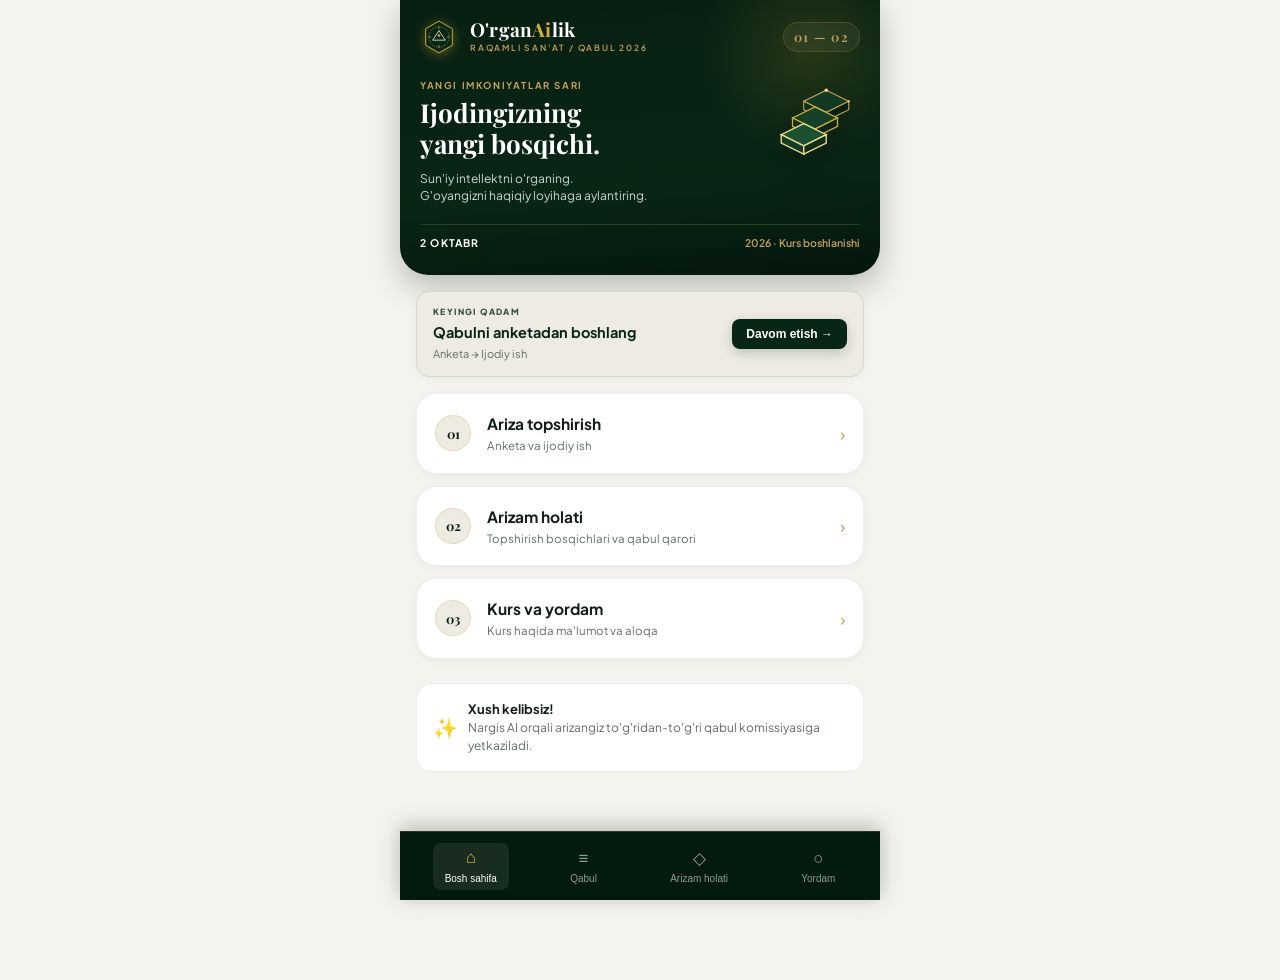
<file: webapp/index.html>
<!DOCTYPE html>
<html lang="uz">
<head>
  <meta charset="UTF-8">
  <meta name="viewport" content="width=device-width, initial-scale=1.0, maximum-scale=1.0, user-scalable=no, viewport-fit=cover">
  <title>O'rganAilik | Raqamli San'at & Qabul 2026</title>
  
  <!-- Telegram WebApp SDK -->
  <script src="https://telegram.org/js/telegram-web-app.js"></script>

  <!-- Google Fonts -->
  <link rel="preconnect" href="https://fonts.googleapis.com">
  <link rel="preconnect" href="https://fonts.gstatic.com" crossorigin>
  <link href="https://fonts.googleapis.com/css2?family=Playfair+Display:ital,wght@0,600;0,700;1,600&family=Plus+Jakarta+Sans:wght@400;500;600;700;800&display=swap" rel="stylesheet">

  <link rel="stylesheet" href="styles.css">
</head>
<body>
  <div class="app-container">
    
    <!-- Top Hero Header (Matching Screenshot) -->
    <header class="hero-header">
      <div class="top-nav">
        <div class="brand-wrapper">
          <img src="assets/emblem.svg" alt="Emblem" class="emblem-img">
          <div class="brand-info">
            <h1>O'rgan<span>Ai</span>lik</h1>
            <span class="brand-subtitle">RAQAMLI SAN'AT / QABUL 2026</span>
          </div>
        </div>
        <div class="step-counter" id="stepCounterBadge">01 — 02</div>
      </div>

      <div class="hero-content">
        <div class="hero-text">
          <span class="hero-badge">YANGI IMKONIYATLAR SARI</span>
          <h2 class="hero-title">Ijodingizning<br>yangi bosqichi.</h2>
          <p class="hero-description">
            Sun'iy intellektni o'rganing.<br>
            G'oyangizni haqiqiy loyihaga aylantiring.
          </p>
        </div>
        <div class="hero-visual">
          <img src="assets/stairs.svg" alt="3D Stairs Step">
        </div>
      </div>

      <div class="hero-footer-bar">
        <span>2 OKTABR</span>
        <span>2026 · Kurs boshlanishi</span>
      </div>
    </header>

    <!-- Main Content Area with Views -->
    <main class="main-content">

      <!-- ========================================== -->
      <!-- TAB 1: BOSH SAHIFA (HOME)                 -->
      <!-- ========================================== -->
      <section id="view-home" class="view-section active">
        <!-- Next Step CTA Banner -->
        <div class="cta-banner" onclick="switchTab('apply')">
          <div>
            <span class="cta-tag">KEYINGI QADAM</span>
            <div class="cta-title">Qabulni anketadan boshlang</div>
            <div class="cta-sub">Anketa → Ijodiy ish</div>
          </div>
          <button class="cta-button" type="button">
            Davom etish →
          </button>
        </div>

        <!-- 01, 02, 03 Navigation Cards -->
        <div class="nav-card-list">
          <!-- 01 Ariza topshirish -->
          <div class="nav-card" onclick="switchTab('apply')">
            <div class="card-left">
              <div class="number-badge">01</div>
              <div class="card-text">
                <h3>Ariza topshirish</h3>
                <p>Anketa va ijodiy ish</p>
              </div>
            </div>
            <div class="chevron-icon">›</div>
          </div>

          <!-- 02 Arizam holati -->
          <div class="nav-card" onclick="switchTab('status')">
            <div class="card-left">
              <div class="number-badge">02</div>
              <div class="card-text">
                <h3>Arizam holati</h3>
                <p>Topshirish bosqichlari va qabul qarori</p>
              </div>
            </div>
            <div class="chevron-icon">›</div>
          </div>

          <!-- 03 Kurs va yordam -->
          <div class="nav-card" onclick="switchTab('courses')">
            <div class="card-left">
              <div class="number-badge">03</div>
              <div class="card-text">
                <h3>Kurs va yordam</h3>
                <p>Kurs haqida ma'lumot va aloqa</p>
              </div>
            </div>
            <div class="chevron-icon">›</div>
          </div>
        </div>

        <!-- Telegram User Quick Welcome -->
        <div class="info-card" id="userWelcomeCard" style="background:#ffffff; border-radius:16px; padding:16px; border:1px solid rgba(18,45,27,0.08); font-size:12px; color:#5e6f64;">
          <div style="display:flex; align-items:center; gap:10px;">
            <div style="font-size:20px;">✨</div>
            <div>
              <span id="welcomeUserName" style="font-weight:700; color:#121f17; font-size:13px;">Xush kelibsiz!</span>
              <div>Nargis AI orqali arizangiz to'g'ridan-to'g'ri qabul komissiyasiga yetkaziladi.</div>
            </div>
          </div>
        </div>
      </section>

      <!-- ========================================== -->
      <!-- TAB 2: ARIZA TOPSHIRISH (APPLY)            -->
      <!-- ========================================== -->
      <section id="view-apply" class="view-section">
        <div class="section-header">
          <h2>Ariza topshirish</h2>
          <p>Qabul 2026 mavsumi uchun rasmiy anketani to'ldiring</p>
        </div>

        <div class="form-card" id="applyFormContainer">
          <form id="applicationForm" onsubmit="submitApplication(event)">
            <div class="form-group">
              <label for="fullName">To'liq ism-familiyangiz</label>
              <input type="text" id="fullName" placeholder="Masalan: Sardor Aliyev" required>
            </div>

            <div class="form-group">
              <label for="phoneNumber">Telefon raqamingiz</label>
              <input type="tel" id="phoneNumber" placeholder="+998 (90) 123-45-67" required>
            </div>

            <div class="form-group">
              <label for="courseSelect">Qiziqqan yo'nalishingiz</label>
              <select id="courseSelect" required>
                <option value="ai-pro">Sun'iy intellekt & Prompt Engineering (AI Pro)</option>
                <option value="vibe-coding">Vibe Coding & Agentic AI Dasturlash</option>
                <option value="nargis-executive">Nargis AI Executive (Moliyaviy intizom & Bot)</option>
                <option value="digital-art">Raqamli San'at & Generative Dizayn</option>
              </select>
            </div>

            <div class="form-group">
              <label for="experienceLevel">Tajribangiz darajasi</label>
              <select id="experienceLevel">
                <option value="beginner">Noldan / Boshlang'ich</option>
                <option value="intermediate">O'rta (IT asoslarini bilaman)</option>
                <option value="advanced">Amaliyotchi / Dasturchi</option>
              </select>
            </div>

            <div class="form-group">
              <label for="creativeGoal">Maqsadingiz yoki ijodiy g'oyangiz</label>
              <textarea id="creativeGoal" rows="3" placeholder="Ushbu kursda qanday loyiha yaratmoqchisiz?"></textarea>
            </div>

            <button type="submit" class="submit-btn" id="submitBtn">
              <span>Arizani yuborish</span>
              <span>→</span>
            </button>
          </form>
        </div>

        <!-- Application Success View -->
        <div id="applySuccessCard" style="display:none; background:#ffffff; border-radius:20px; padding:24px; text-align:center; border:1px solid #d4af37; box-shadow:0 8px 24px rgba(9,38,21,0.08);">
          <div style="font-size:42px; margin-bottom:12px;">🎉</div>
          <h3 style="font-family:var(--font-serif); font-size:20px; color:#082615; margin-bottom:8px;">Arizangiz muvaffaqiyatli qabul qilindi!</h3>
          <p style="font-size:12.5px; color:#5e6f64; margin-bottom:16px;">
            Arizangiz Nargis AI tizimiga kiritildi va Asadbek Ustozga yetkazildi. Arizangiz kodi: <strong id="appIdBadge" style="color:#082615; background:#edebe2; padding:3px 8px; border-radius:6px;"></strong>
          </p>
          <button class="cta-button" onclick="switchTab('status')" style="margin:0 auto;">
            Arizam holatini tekshirish →
          </button>
        </div>
      </section>

      <!-- ========================================== -->
      <!-- TAB 3: ARIZAM HOLATI (STATUS)             -->
      <!-- ========================================== -->
      <section id="view-status" class="view-section">
        <div class="section-header">
          <h2>Arizam holati</h2>
          <p>Qabul jarayoni va tekshiruv bosqichlari</p>
        </div>

        <!-- Lookup form -->
        <div class="form-card" style="margin-bottom:16px;">
          <div style="display:flex; gap:8px;">
            <input type="text" id="statusPhoneSearch" placeholder="Telefon yoki ariza kodi..." style="flex:1; padding:10px 14px; font-size:13px; border:1px solid rgba(18,45,27,0.16); border-radius:8px;">
            <button class="cta-button" onclick="lookupApplication()" style="padding:10px 14px;">Izlash</button>
          </div>
        </div>

        <!-- Status Timeline -->
        <div id="statusTimeline" class="form-card" style="padding:20px 18px;">
          <div style="font-size:13px; font-weight:700; color:#082615; margin-bottom:16px; display:flex; justify-content:space-between; align-items:center;">
            <span id="statusAppName">Ariza holati</span>
            <span style="font-size:10px; background:#d4af37; color:#082615; font-weight:800; padding:2px 8px; border-radius:12px;" id="statusBadge">KO'RIB CHIQILMOQDA</span>
          </div>

          <div style="display:flex; flex-direction:column; gap:16px; position:relative;">
            <!-- Step 1 -->
            <div style="display:flex; align-items:flex-start; gap:12px;">
              <div style="width:24px; height:24px; border-radius:50%; background:#082615; color:#fff; display:flex; align-items:center; justify-content:center; font-size:12px; font-weight:700; flex-shrink:0;">✓</div>
              <div>
                <div style="font-size:13px; font-weight:700; color:#082615;">1. Anketa qabul qilindi</div>
                <div style="font-size:11px; color:#5e6f64;">Ma'lumotlar to'liq qayd etildi va tizimga kiritildi</div>
              </div>
            </div>

            <!-- Step 2 -->
            <div style="display:flex; align-items:flex-start; gap:12px;">
              <div style="width:24px; height:24px; border-radius:50%; background:#d4af37; color:#082615; display:flex; align-items:center; justify-content:center; font-size:12px; font-weight:700; flex-shrink:0;">2</div>
              <div>
                <div style="font-size:13px; font-weight:700; color:#082615;">2. Tahlil va ko'rib chiqish</div>
                <div style="font-size:11px; color:#5e6f64;">Qabul komissiyasi sizning ijodiy maqsadingizni o'rganmoqda</div>
              </div>
            </div>

            <!-- Step 3 -->
            <div style="display:flex; align-items:flex-start; gap:12px; opacity:0.6;">
              <div style="width:24px; height:24px; border-radius:50%; background:#edebe2; color:#5e6f64; display:flex; align-items:center; justify-content:center; font-size:12px; font-weight:700; flex-shrink:0;">3</div>
              <div>
                <div style="font-size:13px; font-weight:700; color:#082615;">3. Suhbat va yakuniy qaror</div>
                <div style="font-size:11px; color:#5e6f64;">Mentor bilan 1-on-1 suhbat va guruhga biriktirish</div>
              </div>
            </div>
          </div>
        </div>
      </section>

      <!-- ========================================== -->
      <!-- TAB 4: KURSLAR VA YORDAM (COURSES)        -->
      <!-- ========================================== -->
      <section id="view-courses" class="view-section">
        <div class="section-header">
          <h2>Kurslar va Yordam</h2>
          <p>O'rganAilik platformasining premium dasturlari</p>
        </div>

        <div class="course-card">
          <div class="course-header">
            <span class="course-tag">FLAGSHIP · 2026</span>
            <span style="font-family:var(--font-serif); font-size:13px; font-weight:700; color:#d4af37;">3 oy</span>
          </div>
          <h3 class="course-title">Sun'iy intellekt & Prompt Engineering</h3>
          <p class="course-desc">
            LLM modellarini professional boshqarish, Claude, ChatGPT, Midjourney va agentic pipeline tuzish san'ati.
          </p>
          <div class="course-footer">
            <span class="course-teacher">Ustoz: Asadbek</span>
            <button class="course-apply-btn" onclick="selectCourseAndApply('ai-pro')">Tanlash</button>
          </div>
        </div>

        <div class="course-card">
          <div class="course-header">
            <span class="course-tag">AMALIY · DASTURLASH</span>
            <span style="font-family:var(--font-serif); font-size:13px; font-weight:700; color:#d4af37;">2 oy</span>
          </div>
          <h3 class="course-title">Vibe Coding & Agentic AI Dasturlash</h3>
          <p class="course-desc">
            AI agentlar bilan birga to'liq veb va Telegram ilovalar yaratish. G'oyadan tayyor mahsulotgacha.
          </p>
          <div class="course-footer">
            <span class="course-teacher">Mentorlar jamoasi</span>
            <button class="course-apply-btn" onclick="selectCourseAndApply('vibe-coding')">Tanlash</button>
          </div>
        </div>

        <div class="course-card">
          <div class="course-header">
            <span class="course-tag">EXECUTIVE COACH</span>
            <span style="font-family:var(--font-serif); font-size:13px; font-weight:700; color:#d4af37;">Individual</span>
          </div>
          <h3 class="course-title">Nargis AI: Moliyaviy intizom & Avtomatlashtirish</h3>
          <p class="course-desc">
            Shaxsiy biznesingiz va byudjetingizni AI agent orqali nazorat qilish tizimini yo'lga qo'yish.
          </p>
          <div class="course-footer">
            <span class="course-teacher">Asadbek & Nargis AI</span>
            <button class="course-apply-btn" onclick="selectCourseAndApply('nargis-executive')">Tanlash</button>
          </div>
        </div>

        <!-- Help Card -->
        <div class="form-card" style="margin-top:20px; background:#082615; color:#ffffff; border-color:#d4af37;">
          <h3 style="font-family:var(--font-serif); font-size:17px; color:#f7e7b4; margin-bottom:6px;">Savollaringiz bormi?</h3>
          <p style="font-size:12px; color:#cfd8d3; margin-bottom:12px; line-height:1.4;">
            Nargis AI har doim xizmatingizda. Savolingizni to'g'ridan-to'g'ri bot orqali yoki shaxsiy xabar yuborish orqali bering.
          </p>
          <button class="cta-button" onclick="contactSupport()" style="background:#d4af37; color:#082615; font-weight:700;">
            Botda savol berish 💬
          </button>
        </div>
      </section>

      <!-- ========================================== -->
      <!-- TAB 5: USTOZ PANELI (OWNER VIEW)          -->
      <!-- ========================================== -->
      <section id="view-owner" class="view-section">
        <div class="owner-dashboard">
          <div class="owner-badge">👑 ASADBEK USTOZ DASHBOARD</div>
          
          <div class="stats-grid">
            <div class="stat-box">
              <div class="stat-label">Moliyaviy Balans</div>
              <div class="stat-value" id="dashBalance">$12,450</div>
              <div class="stat-sub">+18% bu oy</div>
            </div>

            <div class="stat-box">
              <div class="stat-label">Intizom Ko'rsatkichi</div>
              <div class="stat-value" id="dashDiscipline">94 / 100</div>
              <div class="stat-sub">🔥 Qat'iy rejimda</div>
            </div>

            <div class="stat-box">
              <div class="stat-label">Tushgan Arizalar</div>
              <div class="stat-value" id="dashAppCount">12 ta</div>
              <div class="stat-sub">3 ta kutilmoqda</div>
            </div>

            <div class="stat-box">
              <div class="stat-label">Nargis AI Xolati</div>
              <div class="stat-value" style="color:#0f8a3c;">Faol 🟢</div>
              <div class="stat-sub">Avto-dispatcher OK</div>
            </div>
          </div>

          <div style="font-size:13px; font-weight:700; color:#082615; margin:14px 0 10px 0; display:flex; justify-content:space-between; align-items:center;">
            <span>So'nggi kelgan arizalar</span>
            <button onclick="refreshDashboard()" style="background:none; border:none; font-size:11px; color:#d4af37; font-weight:700; cursor:pointer;">Yangilash 🔄</button>
          </div>

          <div id="ownerApplicationsList" style="display:flex; flex-direction:column; gap:8px;">
            <!-- Applications rendered via JS -->
            <div style="background:#fff; border-radius:10px; padding:10px 12px; border:1px solid rgba(18,45,27,0.08); font-size:11.5px; display:flex; justify-content:space-between; align-items:center;">
              <div>
                <strong style="color:#082615;">Azizbek Qodirov</strong>
                <div style="color:#5e6f64;">AI Pro · +998 (97) 765-43-21</div>
              </div>
              <span style="font-size:10px; background:#d4af37; color:#082615; font-weight:800; padding:2px 6px; border-radius:6px;">YANGI</span>
            </div>
            <div style="background:#fff; border-radius:10px; padding:10px 12px; border:1px solid rgba(18,45,27,0.08); font-size:11.5px; display:flex; justify-content:space-between; align-items:center;">
              <div>
                <strong style="color:#082615;">Malika Umarova</strong>
                <div style="color:#5e6f64;">Vibe Coding · +998 (93) 111-22-33</div>
              </div>
              <span style="font-size:10px; background:#082615; color:#fff; font-weight:800; padding:2px 6px; border-radius:6px;">SUHBATDA</span>
            </div>
          </div>
        </div>
      </section>

    </main>

    <!-- Bottom Navigation Bar (Matching Screenshot) -->
    <nav class="bottom-nav">
      <!-- Bosh sahifa -->
      <button class="nav-item active" data-tab="home" onclick="switchTab('home')">
        <span class="nav-icon">⌂</span>
        <span>Bosh sahifa</span>
      </button>

      <!-- Qabul -->
      <button class="nav-item" data-tab="apply" onclick="switchTab('apply')">
        <span class="nav-icon">≡</span>
        <span>Qabul</span>
      </button>

      <!-- Arizam holati -->
      <button class="nav-item" data-tab="status" onclick="switchTab('status')">
        <span class="nav-icon">◇</span>
        <span>Arizam holati</span>
      </button>

      <!-- Yordam -->
      <button class="nav-item" data-tab="courses" onclick="switchTab('courses')">
        <span class="nav-icon">○</span>
        <span>Yordam</span>
      </button>

      <!-- Ustoz Paneli (Only shown or highlighted for Asadbek) -->
      <button class="nav-item" id="ownerTabBtn" data-tab="owner" onclick="switchTab('owner')" style="display:none;">
        <span class="nav-icon">★</span>
        <span>Ustoz</span>
        <span class="owner-indicator"></span>
      </button>
    </nav>

    <!-- Floating Toast Notice -->
    <div id="toastNotice" class="toast-notice">
      <span id="toastIcon">✨</span>
      <span id="toastMessage">Xabar</span>
    </div>

  </div>

  <script src="app.js"></script>
</body>
</html>
</file>
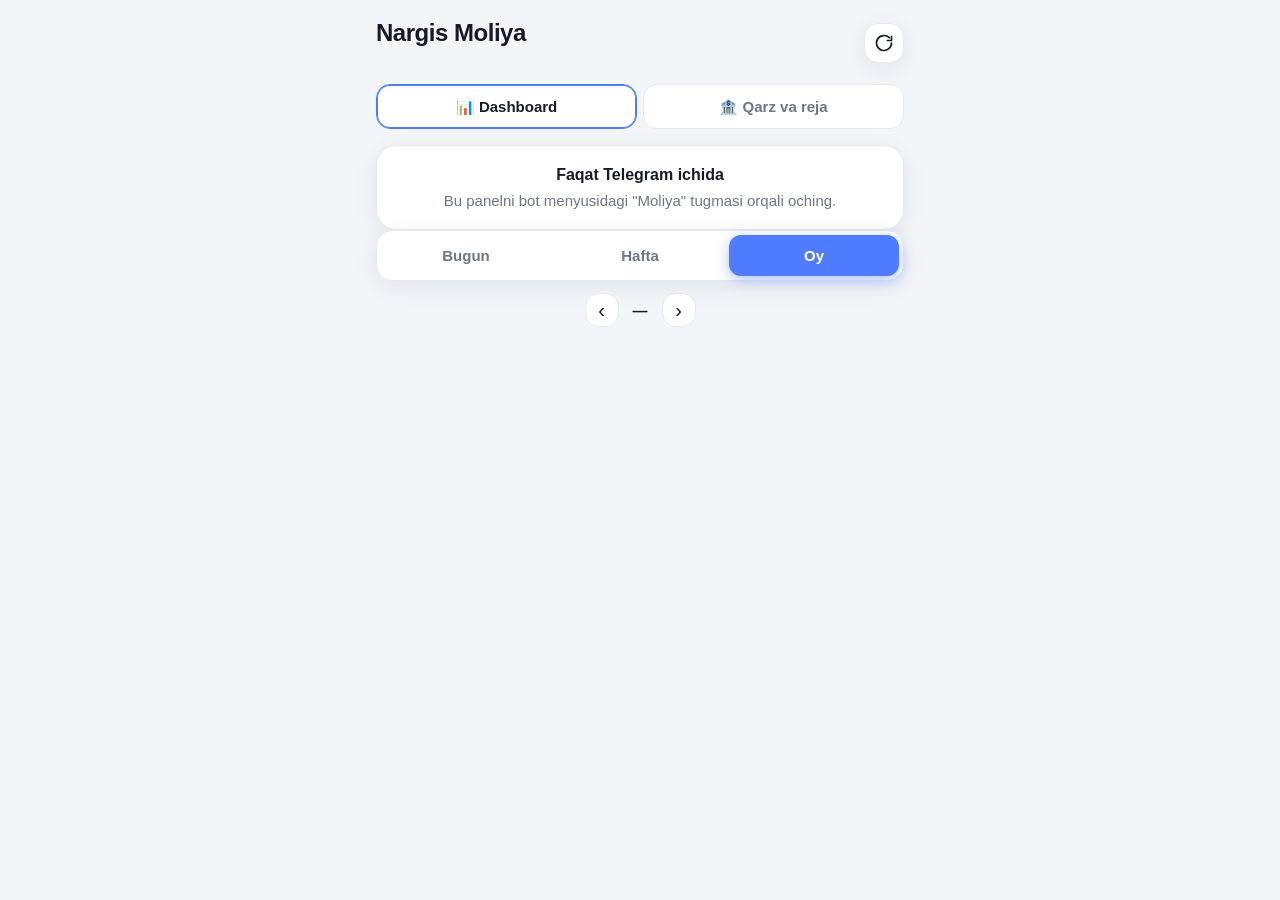
<file: webapp/fin/index.html>
<!doctype html>
<html lang="uz">
<head>
  <meta charset="utf-8">
  <meta name="viewport" content="width=device-width, initial-scale=1, viewport-fit=cover, user-scalable=no">
  <meta name="theme-color" content="#0f1420">
  <title>Nargis Moliya</title>
  <link rel="stylesheet" href="fin.css">
  <script src="https://telegram.org/js/telegram-web-app.js"></script>
</head>
<body>
  <main id="app" aria-live="polite">
    <header class="top">
      <div>
        <h1>Nargis Moliya</h1>
        <p id="range" class="muted">&nbsp;</p>
      </div>
      <button id="refresh" class="icon-btn" aria-label="Yangilash">
        <svg viewBox="0 0 24 24" width="20" height="20" fill="none" stroke="currentColor" stroke-width="2" stroke-linecap="round" stroke-linejoin="round"><path d="M21 12a9 9 0 1 1-2.64-6.36"/><path d="M21 4v5h-5"/></svg>
      </button>
    </header>

    <nav class="tabs" id="tabs" role="tablist" aria-label="Bo'lim">
      <button data-tab="dash" role="tab" class="active">📊 Dashboard</button>
      <button data-tab="plan" role="tab">🏦 Qarz va reja</button>
    </nav>

    <section id="msg" class="notice hidden"></section>

    <div id="dashView">
    <nav class="seg" id="seg" role="tablist" aria-label="Davr">
      <button data-kind="day" role="tab">Bugun</button>
      <button data-kind="week" role="tab">Hafta</button>
      <button data-kind="month" role="tab" class="active">Oy</button>
    </nav>

    <div class="monthnav" id="monthnav">
      <button id="prevMonth" class="icon-btn small" aria-label="Oldingi oy">‹</button>
      <span id="monthLabel">—</span>
      <button id="nextMonth" class="icon-btn small" aria-label="Keyingi oy">›</button>
    </div>

    <section id="content" class="hidden">
      <div class="kpis">
        <article class="kpi income"><span>Daromad</span><b id="kIncome">0</b></article>
        <article class="kpi expense"><span>Xarajat</span><b id="kExpense">0</b></article>
        <article class="kpi net"><span>Sof balans</span><b id="kNet">0</b></article>
        <article class="kpi avg"><span>O'rtacha kunlik</span><b id="kAvg">0</b></article>
      </div>
      <p class="unit muted">so'mda · faqat tasdiqlangan yozuvlar</p>

      <div id="budget" class="card hidden">
        <div class="row"><span>Oylik byudjet</span><b id="budgetPct">0%</b></div>
        <div class="bar"><i id="budgetFill"></i></div>
        <p class="muted small" id="budgetNote"></p>
      </div>

      <div id="usd" class="card hidden"></div>

      <article class="card">
        <h2>Kunlik harakat</h2>
        <div id="barsChart" class="chart"></div>
        <p id="barsTip" class="muted small tip">Ustunni bosing</p>
        <div class="legend"><span><i class="dot income"></i>Daromad</span><span><i class="dot expense"></i>Xarajat</span></div>
      </article>

      <article class="card">
        <h2>Xarajat kategoriyalari</h2>
        <div id="donutWrap" class="donut-wrap"></div>
        <ul id="catList" class="cats"></ul>
      </article>

      <article class="card">
        <h2>Yig'ma xarajat</h2>
        <div id="lineChart" class="chart"></div>
      </article>

      <article class="card" id="insights"><h2>Muhim ko'rsatkichlar</h2><ul id="insightList" class="insights"></ul></article>

      <article class="card">
        <div class="row"><h2>Yozuvlar</h2><span id="pendingBadge" class="chip warn hidden"></span></div>
        <div id="txList"></div>
      </article>
    </section>

    </div>

    <section id="planView" class="hidden"></section>

    <div id="skeleton" class="skeleton">
      <div class="sk" style="height:84px"></div><div class="sk" style="height:84px"></div>
      <div class="sk" style="height:200px"></div><div class="sk" style="height:200px"></div>
    </div>
  </main>

  <div id="sheet" class="sheet hidden" role="dialog" aria-modal="true">
    <div class="sheet-bg" id="sheetBg"></div>
    <div class="sheet-body">
      <div class="grab"></div>
      <h3 id="sheetTitle"></h3>
      <p id="sheetMeta" class="muted"></p>
      <div id="sheetEdit" class="edit hidden">
        <input id="amountInput" inputmode="decimal" placeholder="Yangi summa (masalan 50 ming)" autocomplete="off">
        <button id="saveAmount" class="btn primary">Saqlash</button>
      </div>
      <div id="sheetActions" class="actions"></div>
    </div>
  </div>

  <div id="toast" class="toast"></div>
  <script src="fin.js"></script>
</body>
</html>
</file>
<file: webapp/styles.css>
/* ==========================================================================
   NARGIS AI & AIPPLY ACADEMY TELEGRAM MINI APP
   Aesthetic: Premium Emerald Dark Green & Warm Ivory with Gold Accents
   ========================================================================== */

@import url('https://fonts.googleapis.com/css2?family=Plus+Jakarta+Sans:wght@400;500;600;700;800&family=Playfair+Display:ital,wght@0,600;0,700;1,600&display=swap');

:root {
  --font-main: 'Plus Jakarta Sans', -apple-system, BlinkMacSystemFont, sans-serif;
  --font-serif: 'Playfair Display', Georgia, serif;

  /* Color Palette matching user screenshot */
  --emerald-hero: #082615;
  --emerald-dark: #051a0e;
  --emerald-card: #0d331d;
  --emerald-border: #184c2c;
  
  --gold-primary: #d4af37;
  --gold-light: #f7e7b4;
  --gold-subtle: #c5a059;
  --gold-dark: #9a761e;

  --page-bg: #f4f3ed;
  --card-bg: #ffffff;
  --card-bg-subtle: #edebe2;
  --border-light: rgba(18, 45, 27, 0.08);

  --text-dark: #121f17;
  --text-muted: #5e6f64;
  --text-light: #f5f4ee;
  --text-gold: #c5a059;

  --radius-sm: 8px;
  --radius-md: 14px;
  --radius-lg: 20px;
  --radius-xl: 28px;

  --shadow-sm: 0 2px 8px rgba(9, 38, 21, 0.04);
  --shadow-md: 0 8px 24px rgba(9, 38, 21, 0.07);
  --shadow-lg: 0 16px 36px rgba(9, 38, 21, 0.12);

  --safe-bottom: env(safe-area-inset-bottom, 16px);
}

* {
  box-sizing: border-box;
  margin: 0;
  padding: 0;
  -webkit-tap-highlight-color: transparent;
}

body {
  font-family: var(--font-main);
  background-color: var(--page-bg);
  color: var(--text-dark);
  line-height: 1.5;
  user-select: none;
  -webkit-font-smoothing: antialiased;
  min-height: 100vh;
  padding-bottom: calc(80px + var(--safe-bottom));
}

/* App Container */
.app-container {
  max-width: 480px;
  margin: 0 auto;
  position: relative;
  background-color: var(--page-bg);
  min-height: 100vh;
}

/* ==========================================================================
   HERO HEADER SECTION (Matching Screenshot)
   ========================================================================== */
.hero-header {
  background: linear-gradient(175deg, #071f11 0%, #092615 65%, #05160d 100%);
  color: var(--text-light);
  padding: 18px 20px 24px 20px;
  border-bottom-left-radius: var(--radius-xl);
  border-bottom-right-radius: var(--radius-xl);
  position: relative;
  overflow: hidden;
  box-shadow: 0 12px 30px rgba(7, 31, 17, 0.25);
}

.hero-header::before {
  content: '';
  position: absolute;
  top: -60px;
  right: -40px;
  width: 220px;
  height: 220px;
  background: radial-gradient(circle, rgba(212, 175, 55, 0.15) 0%, rgba(212, 175, 55, 0) 70%);
  border-radius: 50%;
  pointer-events: none;
}

/* Top bar with Emblem & Title */
.top-nav {
  display: flex;
  align-items: center;
  justify-content: space-between;
  margin-bottom: 22px;
}

.brand-wrapper {
  display: flex;
  align-items: center;
  gap: 12px;
}

.emblem-img {
  width: 38px;
  height: 38px;
  filter: drop-shadow(0 2px 6px rgba(212, 175, 55, 0.4));
}

.brand-info h1 {
  font-family: var(--font-serif);
  font-size: 19px;
  font-weight: 700;
  letter-spacing: 0.2px;
  color: #ffffff;
  line-height: 1.1;
}

.brand-info h1 span {
  color: var(--gold-primary);
}

.brand-subtitle {
  font-size: 8.5px;
  letter-spacing: 1.8px;
  text-transform: uppercase;
  color: var(--gold-subtle);
  font-weight: 600;
  display: block;
  margin-top: 2px;
}

.step-counter {
  font-family: var(--font-serif);
  font-size: 13px;
  letter-spacing: 1.5px;
  color: var(--gold-subtle);
  font-weight: 600;
  background: rgba(255, 255, 255, 0.05);
  padding: 4px 10px;
  border-radius: 20px;
  border: 1px solid rgba(212, 175, 55, 0.2);
}

/* Hero Content */
.hero-content {
  display: flex;
  align-items: flex-start;
  justify-content: space-between;
  gap: 14px;
}

.hero-text {
  flex: 1;
}

.hero-badge {
  font-size: 9.5px;
  font-weight: 700;
  text-transform: uppercase;
  letter-spacing: 1.6px;
  color: var(--gold-subtle);
  display: block;
  margin-bottom: 6px;
}

.hero-title {
  font-family: var(--font-serif);
  font-size: 26px;
  font-weight: 700;
  line-height: 1.18;
  color: #ffffff;
  margin-bottom: 10px;
}

.hero-description {
  font-size: 12px;
  color: #cfd8d3;
  line-height: 1.45;
  max-width: 250px;
}

.hero-visual {
  width: 90px;
  height: 90px;
  display: flex;
  align-items: center;
  justify-content: center;
  flex-shrink: 0;
  margin-top: -5px;
}

.hero-visual img {
  width: 100%;
  height: auto;
  filter: drop-shadow(0 8px 16px rgba(0, 0, 0, 0.3));
}

/* Date / Status Bar */
.hero-footer-bar {
  display: flex;
  justify-content: space-between;
  align-items: center;
  border-top: 1px solid rgba(212, 175, 55, 0.2);
  margin-top: 20px;
  padding-top: 10px;
  font-size: 10.5px;
  font-weight: 600;
  color: var(--gold-subtle);
}

.hero-footer-bar span:first-child {
  letter-spacing: 1.2px;
  color: #fff;
  font-weight: 700;
}

/* ==========================================================================
   ROLE / TAB CONTENT AREA
   ========================================================================== */
.main-content {
  padding: 16px 16px;
}

/* Call to Action Banner (Keyingi qadam) */
.cta-banner {
  background-color: var(--card-bg-subtle);
  border: 1px solid rgba(13, 51, 29, 0.1);
  border-radius: var(--radius-md);
  padding: 14px 16px;
  display: flex;
  align-items: center;
  justify-content: space-between;
  margin-bottom: 16px;
  box-shadow: var(--shadow-sm);
  transition: transform 0.2s ease, box-shadow 0.2s ease;
}

.cta-banner:active {
  transform: scale(0.985);
}

.cta-tag {
  font-size: 8.5px;
  font-weight: 800;
  letter-spacing: 1.4px;
  text-transform: uppercase;
  color: var(--emerald-hero);
  display: block;
  margin-bottom: 3px;
  opacity: 0.8;
}

.cta-title {
  font-size: 14.5px;
  font-weight: 700;
  color: var(--emerald-hero);
}

.cta-sub {
  font-size: 11px;
  color: var(--text-muted);
  margin-top: 2px;
}

.cta-button {
  background-color: var(--emerald-hero);
  color: #ffffff;
  border: none;
  font-size: 12px;
  font-weight: 600;
  padding: 8px 14px;
  border-radius: var(--radius-sm);
  cursor: pointer;
  display: flex;
  align-items: center;
  gap: 6px;
  white-space: nowrap;
  box-shadow: 0 4px 12px rgba(8, 38, 21, 0.2);
}

/* ==========================================================================
   MENU LIST CARDS (01, 02, 03 - Matching Screenshot)
   ========================================================================== */
.nav-card-list {
  display: flex;
  flex-direction: column;
  gap: 12px;
  margin-bottom: 24px;
}

.nav-card {
  background: var(--card-bg);
  border-radius: var(--radius-lg);
  padding: 18px 18px;
  display: flex;
  align-items: center;
  justify-content: space-between;
  text-decoration: none;
  color: inherit;
  box-shadow: var(--shadow-sm);
  border: 1px solid var(--border-light);
  cursor: pointer;
  transition: all 0.2s cubic-bezier(0.16, 1, 0.3, 1);
  position: relative;
  overflow: hidden;
}

.nav-card:hover {
  box-shadow: var(--shadow-md);
  border-color: rgba(212, 175, 55, 0.3);
}

.nav-card:active {
  transform: scale(0.98);
  background-color: #faf9f5;
}

.card-left {
  display: flex;
  align-items: center;
  gap: 16px;
}

.number-badge {
  font-family: var(--font-serif);
  font-size: 13px;
  font-weight: 700;
  color: var(--emerald-hero);
  background-color: var(--card-bg-subtle);
  width: 36px;
  height: 36px;
  border-radius: 50%;
  display: flex;
  align-items: center;
  justify-content: center;
  border: 1px solid rgba(212, 175, 55, 0.25);
  flex-shrink: 0;
}

.card-text h3 {
  font-size: 15.5px;
  font-weight: 700;
  color: var(--text-dark);
  margin-bottom: 2px;
}

.card-text p {
  font-size: 11.5px;
  color: var(--text-muted);
}

.chevron-icon {
  font-size: 18px;
  color: var(--gold-subtle);
  font-weight: 400;
}

/* ==========================================================================
   TAB VIEWS
   ========================================================================== */
.view-section {
  display: none;
  animation: fadeIn 0.25s ease-out forwards;
}

.view-section.active {
  display: block;
}

@keyframes fadeIn {
  from { opacity: 0; transform: translateY(8px); }
  to { opacity: 1; transform: translateY(0); }
}

/* Section Headings */
.section-header {
  margin-bottom: 16px;
}

.section-header h2 {
  font-family: var(--font-serif);
  font-size: 20px;
  font-weight: 700;
  color: var(--emerald-hero);
}

.section-header p {
  font-size: 12px;
  color: var(--text-muted);
}

/* ==========================================================================
   FORM STYLES (Ariza topshirish / Anketa)
   ========================================================================== */
.form-card {
  background: var(--card-bg);
  border-radius: var(--radius-lg);
  padding: 22px 20px;
  box-shadow: var(--shadow-sm);
  border: 1px solid var(--border-light);
  margin-bottom: 20px;
}

.form-group {
  margin-bottom: 16px;
}

.form-group label {
  display: block;
  font-size: 12px;
  font-weight: 600;
  color: var(--text-dark);
  margin-bottom: 6px;
}

.form-group input,
.form-group select,
.form-group textarea {
  width: 100%;
  padding: 12px 14px;
  font-family: var(--font-main);
  font-size: 13.5px;
  border: 1px solid rgba(18, 45, 27, 0.16);
  border-radius: var(--radius-sm);
  background-color: #faf9f6;
  color: var(--text-dark);
  outline: none;
  transition: border-color 0.2s, box-shadow 0.2s;
}

.form-group input:focus,
.form-group select:focus,
.form-group textarea:focus {
  border-color: var(--emerald-hero);
  box-shadow: 0 0 0 3px rgba(8, 38, 21, 0.1);
  background-color: #ffffff;
}

.submit-btn {
  width: 100%;
  background: linear-gradient(135deg, var(--emerald-hero) 0%, #0d3820 100%);
  color: #ffffff;
  border: 1px solid var(--gold-subtle);
  padding: 14px;
  border-radius: var(--radius-md);
  font-size: 14px;
  font-weight: 700;
  cursor: pointer;
  box-shadow: 0 6px 18px rgba(8, 38, 21, 0.2);
  transition: transform 0.15s, box-shadow 0.15s;
  display: flex;
  align-items: center;
  justify-content: center;
  gap: 8px;
}

.submit-btn:active {
  transform: scale(0.98);
}

/* ==========================================================================
   COURSES CATALOG CARDS
   ========================================================================== */
.course-card {
  background: var(--card-bg);
  border-radius: var(--radius-lg);
  padding: 18px;
  margin-bottom: 14px;
  border: 1px solid var(--border-light);
  box-shadow: var(--shadow-sm);
}

.course-header {
  display: flex;
  justify-content: space-between;
  align-items: flex-start;
  margin-bottom: 8px;
}

.course-tag {
  font-size: 9.5px;
  font-weight: 700;
  color: var(--emerald-hero);
  background: var(--card-bg-subtle);
  padding: 4px 8px;
  border-radius: 6px;
  text-transform: uppercase;
  letter-spacing: 0.8px;
}

.course-title {
  font-size: 16px;
  font-weight: 700;
  color: var(--text-dark);
}

.course-desc {
  font-size: 12px;
  color: var(--text-muted);
  line-height: 1.45;
  margin-bottom: 12px;
}

.course-footer {
  display: flex;
  justify-content: space-between;
  align-items: center;
  font-size: 12px;
  border-top: 1px solid #f0eee5;
  padding-top: 10px;
}

.course-teacher {
  color: var(--text-dark);
  font-weight: 600;
}

.course-apply-btn {
  background: var(--emerald-hero);
  color: #ffffff;
  border: none;
  font-size: 11.5px;
  font-weight: 600;
  padding: 6px 12px;
  border-radius: 6px;
  cursor: pointer;
}

/* ==========================================================================
   USTOZ DASHBOARD (Owner View: Finance, Discipline, Leads)
   ========================================================================== */
.owner-dashboard {
  background: linear-gradient(180deg, #ffffff 0%, var(--page-bg) 100%);
  border-radius: var(--radius-lg);
  padding: 16px;
  border: 1px solid rgba(212, 175, 55, 0.3);
  box-shadow: var(--shadow-md);
  margin-bottom: 20px;
}

.owner-badge {
  display: inline-flex;
  align-items: center;
  gap: 6px;
  background: var(--emerald-hero);
  color: var(--gold-light);
  font-size: 10px;
  font-weight: 700;
  letter-spacing: 1px;
  text-transform: uppercase;
  padding: 4px 10px;
  border-radius: 20px;
  margin-bottom: 12px;
}

.stats-grid {
  display: grid;
  grid-template-columns: 1fr 1fr;
  gap: 12px;
  margin-bottom: 16px;
}

.stat-box {
  background: #ffffff;
  padding: 14px;
  border-radius: var(--radius-md);
  border: 1px solid var(--border-light);
  box-shadow: var(--shadow-sm);
}

.stat-label {
  font-size: 10.5px;
  font-weight: 600;
  color: var(--text-muted);
  text-transform: uppercase;
  letter-spacing: 0.5px;
  margin-bottom: 4px;
}

.stat-value {
  font-size: 17px;
  font-weight: 800;
  color: var(--emerald-hero);
}

.stat-sub {
  font-size: 10.5px;
  color: var(--gold-dark);
  margin-top: 2px;
}

/* ==========================================================================
   BOTTOM NAVIGATION BAR (Matching Screenshot)
   ========================================================================== */
.bottom-nav {
  position: fixed;
  bottom: 0;
  left: 0;
  right: 0;
  max-width: 480px;
  margin: 0 auto;
  background-color: var(--emerald-dark);
  border-top: 1px solid rgba(212, 175, 55, 0.2);
  display: flex;
  justify-content: space-around;
  align-items: center;
  padding: 10px 8px calc(10px + var(--safe-bottom)) 8px;
  z-index: 999;
  box-shadow: 0 -4px 20px rgba(0, 0, 0, 0.25);
}

.nav-item {
  background: none;
  border: none;
  color: #8b9f93;
  display: flex;
  flex-direction: column;
  align-items: center;
  gap: 4px;
  font-size: 10px;
  font-weight: 500;
  cursor: pointer;
  padding: 6px 12px;
  border-radius: var(--radius-sm);
  transition: all 0.2s ease;
  position: relative;
}

.nav-item.active {
  color: #ffffff;
  background: rgba(255, 255, 255, 0.08);
}

.nav-item.active .nav-icon {
  color: var(--gold-primary);
  transform: translateY(-1px);
}

.nav-icon {
  font-size: 17px;
  transition: transform 0.2s;
}

.owner-indicator {
  position: absolute;
  top: 2px;
  right: 6px;
  width: 6px;
  height: 6px;
  background-color: var(--gold-primary);
  border-radius: 50%;
}

/* Toast Notification */
.toast-notice {
  position: fixed;
  top: 20px;
  left: 50%;
  transform: translateX(-50%) translateY(-100px);
  background-color: var(--emerald-hero);
  color: #ffffff;
  padding: 12px 20px;
  border-radius: 30px;
  font-size: 12.5px;
  font-weight: 600;
  box-shadow: var(--shadow-lg);
  border: 1px solid var(--gold-subtle);
  z-index: 9999;
  transition: transform 0.3s cubic-bezier(0.16, 1, 0.3, 1);
  pointer-events: none;
  display: flex;
  align-items: center;
  gap: 8px;
}

.toast-notice.show {
  transform: translateX(-50%) translateY(0);
}
</file>
<file: webapp/fin/fin.css>
:root {
  --bg: #f3f5f9;
  --card: #ffffff;
  --text: #151b26;
  --muted: #6b7686;
  --line: #e6e9f0;
  --accent: #4f7cff;
  --income: #1fb978;
  --expense: #ff5a5f;
  --warn: #f5a524;
  --shadow: 0 6px 24px rgba(20, 30, 60, .07);
  --radius: 20px;
  color-scheme: light;
}
:root[data-theme="dark"] {
  --bg: #0d121c;
  --card: #151c2b;
  --text: #eef2fa;
  --muted: #8e99ad;
  --line: #232c40;
  --accent: #6b93ff;
  --income: #2fd38f;
  --expense: #ff6b70;
  --shadow: 0 6px 24px rgba(0, 0, 0, .35);
  color-scheme: dark;
}
* { box-sizing: border-box; -webkit-tap-highlight-color: transparent; }
html, body { margin: 0; background: var(--bg); color: var(--text); }
body { font: 15px/1.4 -apple-system, BlinkMacSystemFont, "Segoe UI", Roboto, "Helvetica Neue", Arial, sans-serif; padding-bottom: env(safe-area-inset-bottom); }
#app { max-width: 560px; margin: 0 auto; padding: 16px 16px 40px; }
h1 { margin: 0; font-size: 24px; letter-spacing: -.02em; }
h2 { margin: 0 0 12px; font-size: 16px; }
h3 { margin: 4px 0 2px; font-size: 18px; }
.muted { color: var(--muted); }
.small { font-size: 12.5px; }
.hidden { display: none !important; }
.top { display: flex; justify-content: space-between; align-items: center; margin-bottom: 14px; }
.top p { margin: 2px 0 0; font-size: 13px; }
.icon-btn { width: 40px; height: 40px; border-radius: 14px; border: 1px solid var(--line); background: var(--card); color: var(--text); display: grid; place-items: center; cursor: pointer; box-shadow: var(--shadow); }
.icon-btn.small { width: 34px; height: 34px; font-size: 20px; box-shadow: none; }
.icon-btn.spin svg { animation: spin .8s linear infinite; }
@keyframes spin { to { transform: rotate(360deg); } }

.seg { display: grid; grid-template-columns: repeat(3, 1fr); gap: 4px; padding: 4px; background: var(--card); border: 1px solid var(--line); border-radius: 16px; box-shadow: var(--shadow); }
.seg button { border: 0; background: transparent; color: var(--muted); padding: 10px 0; border-radius: 12px; font: inherit; font-weight: 600; cursor: pointer; transition: all .2s; }
.seg button.active { background: var(--accent); color: #fff; box-shadow: 0 4px 14px color-mix(in srgb, var(--accent) 45%, transparent); }
.monthnav { display: flex; align-items: center; justify-content: center; gap: 14px; margin: 12px 0 2px; font-weight: 600; text-transform: capitalize; }
.monthnav button:disabled { opacity: .35; }

.notice { margin-top: 16px; padding: 18px; border-radius: var(--radius); background: var(--card); border: 1px solid var(--line); text-align: center; box-shadow: var(--shadow); }
.notice b { display: block; margin-bottom: 4px; font-size: 16px; }

.kpis { display: grid; grid-template-columns: 1fr 1fr; gap: 10px; margin-top: 14px; }
.kpi { position: relative; overflow: hidden; padding: 14px 14px 14px 18px; background: var(--card); border: 1px solid var(--line); border-radius: var(--radius); box-shadow: var(--shadow); }
.kpi::before { content: ""; position: absolute; left: 0; top: 0; bottom: 0; width: 5px; background: var(--c, var(--accent)); }
.kpi span { display: block; color: var(--muted); font-size: 12.5px; }
.kpi b { display: block; margin-top: 4px; font-size: 20px; letter-spacing: -.02em; font-variant-numeric: tabular-nums; color: var(--c, var(--text)); }
.kpi.income { --c: var(--income); } .kpi.expense { --c: var(--expense); } .kpi.net { --c: var(--accent); } .kpi.avg { --c: var(--text); }
.unit { margin: 8px 4px 0; font-size: 12px; }

.card { margin-top: 14px; padding: 16px; background: var(--card); border: 1px solid var(--line); border-radius: var(--radius); box-shadow: var(--shadow); }
.row { display: flex; justify-content: space-between; align-items: center; gap: 8px; }
.row h2 { margin: 0; }
.bar { height: 10px; margin: 10px 0 6px; background: var(--line); border-radius: 99px; overflow: hidden; }
.bar i { display: block; height: 100%; width: 0; border-radius: 99px; background: linear-gradient(90deg, var(--income), var(--warn) 70%, var(--expense)); transition: width .8s cubic-bezier(.2, .8, .2, 1); }

.chart svg { width: 100%; height: auto; display: block; overflow: visible; }
.chart .grid { stroke: var(--line); stroke-width: 1; }
.chart text { fill: var(--muted); font-size: 10px; }
.chart .bar-in { fill: var(--income); } .chart .bar-ex { fill: var(--expense); }
.chart g.col { cursor: pointer; }
.chart g.col.sel rect.hit { fill: color-mix(in srgb, var(--accent) 12%, transparent); }
.grow { transform-origin: bottom; animation: grow .7s cubic-bezier(.2, .8, .2, 1) both; transform-box: fill-box; }
@keyframes grow { from { transform: scaleY(0); } }
.tip { min-height: 18px; margin: 8px 0 0; text-align: center; }
.legend { display: flex; justify-content: center; gap: 16px; margin-top: 6px; font-size: 12.5px; color: var(--muted); }
.dot { display: inline-block; width: 9px; height: 9px; border-radius: 50%; margin-right: 6px; background: var(--c); }
.dot.income { --c: var(--income); } .dot.expense { --c: var(--expense); }

.donut-wrap { display: grid; place-items: center; }
.donut-wrap svg { width: 190px; height: 190px; transform: rotate(-90deg); }
.donut-wrap .center { position: absolute; text-align: center; }
.donut-wrap { position: relative; }
.donut-wrap .center b { display: block; font-size: 22px; letter-spacing: -.02em; }
.donut-wrap .center span { color: var(--muted); font-size: 12px; }
.cats { list-style: none; margin: 14px 0 0; padding: 0; display: grid; gap: 10px; }
.cats li { display: grid; grid-template-columns: 10px 1fr auto; gap: 4px 10px; align-items: center; }
.cats .sw { width: 10px; height: 10px; border-radius: 3px; }
.cats .nm { font-weight: 500; }
.cats .am { font-variant-numeric: tabular-nums; font-weight: 600; }
.cats .pc { grid-column: 2 / 4; height: 5px; border-radius: 9px; background: var(--line); overflow: hidden; }
.cats .pc i { display: block; height: 100%; border-radius: 9px; }

.insights { list-style: none; margin: 0; padding: 0; display: grid; gap: 12px; }
.insights li { display: flex; justify-content: space-between; gap: 10px; }
.insights span { color: var(--muted); }
.insights b { text-align: right; font-variant-numeric: tabular-nums; }

.chip { padding: 3px 9px; border-radius: 99px; font-size: 11.5px; font-weight: 600; background: color-mix(in srgb, var(--accent) 14%, transparent); color: var(--accent); }
.chip.warn { background: color-mix(in srgb, var(--warn) 18%, transparent); color: var(--warn); }
.day { margin: 14px 0 4px; font-size: 12.5px; font-weight: 600; color: var(--muted); text-transform: uppercase; letter-spacing: .04em; }
.tx { display: grid; grid-template-columns: 38px 1fr auto; gap: 12px; align-items: center; width: 100%; padding: 10px 0; border: 0; border-bottom: 1px solid var(--line); background: none; color: inherit; font: inherit; text-align: left; cursor: pointer; }
.tx:last-child { border-bottom: 0; }
.tx .ic { width: 38px; height: 38px; border-radius: 12px; display: grid; place-items: center; font-weight: 700; background: color-mix(in srgb, var(--c) 15%, transparent); color: var(--c); }
.tx.in { --c: var(--income); } .tx.out { --c: var(--expense); }
.tx .t { font-weight: 600; overflow: hidden; text-overflow: ellipsis; white-space: nowrap; }
.tx .s { font-size: 12.5px; color: var(--muted); }
.tx .a { font-weight: 700; font-variant-numeric: tabular-nums; color: var(--c); }
.tx.pending { opacity: .85; }
.tx.pending .a::after { content: " ⏳"; }
.empty { padding: 22px 0 8px; text-align: center; color: var(--muted); }

.sheet { position: fixed; inset: 0; z-index: 20; }
.sheet-bg { position: absolute; inset: 0; background: rgba(5, 10, 20, .5); animation: fade .2s; }
.sheet-body { position: absolute; left: 0; right: 0; bottom: 0; max-width: 560px; margin: 0 auto; padding: 10px 18px calc(22px + env(safe-area-inset-bottom)); background: var(--card); border-radius: 24px 24px 0 0; animation: up .25s cubic-bezier(.2, .8, .2, 1); }
.grab { width: 40px; height: 4px; border-radius: 9px; background: var(--line); margin: 0 auto 10px; }
@keyframes fade { from { opacity: 0; } } @keyframes up { from { transform: translateY(100%); } }
.actions { display: grid; gap: 8px; margin-top: 14px; }
.btn { border: 0; border-radius: 14px; padding: 13px; font: inherit; font-weight: 600; cursor: pointer; background: var(--bg); color: var(--text); }
.btn.primary { background: var(--accent); color: #fff; }
.btn.danger { color: var(--expense); }
.edit { display: grid; grid-template-columns: 1fr auto; gap: 8px; margin-top: 12px; }
.edit input { min-width: 0; padding: 12px 14px; border-radius: 14px; border: 1px solid var(--line); background: var(--bg); color: var(--text); font: inherit; }

.toast { position: fixed; left: 50%; bottom: calc(24px + env(safe-area-inset-bottom)); transform: translate(-50%, 30px); opacity: 0; padding: 11px 16px; border-radius: 14px; background: var(--text); color: var(--bg); font-weight: 600; pointer-events: none; transition: all .25s; z-index: 30; max-width: 90%; }
.toast.show { opacity: 1; transform: translate(-50%, 0); }

.skeleton { display: grid; gap: 14px; margin-top: 16px; }
.sk { border-radius: var(--radius); background: linear-gradient(100deg, var(--card) 30%, var(--line) 50%, var(--card) 70%); background-size: 300% 100%; animation: sh 1.3s infinite; }
@keyframes sh { from { background-position: 100% 0; } to { background-position: 0 0; } }
@media (prefers-reduced-motion: reduce) { * { animation: none !important; transition: none !important; } }

/* ── tabs, plan view ── */
.tabs { display: grid; grid-template-columns: 1fr 1fr; gap: 6px; margin: 0 0 12px; }
.tabs button { border: 1px solid var(--line); background: var(--card); color: var(--muted); padding: 11px 6px; border-radius: 14px; font: inherit; font-weight: 600; cursor: pointer; }
.tabs button.active { color: var(--text); border-color: var(--accent); box-shadow: 0 0 0 1px var(--accent) inset; }
#dashView.hidden + #planView, #planView { margin-top: 0; }
.dti { font-size: 20px; letter-spacing: -.02em; } .dti.ok { color: var(--income); } .dti.mid { color: var(--warn); } .dti.bad { color: var(--expense); }
.gauge { position: relative; height: 10px; margin: 10px 0 8px; background: var(--line); border-radius: 99px; }
.gauge i { display: block; height: 100%; border-radius: 99px; transition: width .8s cubic-bezier(.2, .8, .2, 1); }
.gauge i.ok { background: var(--income); } .gauge i.mid { background: var(--warn); } .gauge i.bad { background: var(--expense); }
.gauge u { position: absolute; top: -3px; bottom: -3px; width: 2px; background: var(--muted); opacity: .5; }
.warnbox { border-color: color-mix(in srgb, var(--warn) 55%, var(--line)); background: color-mix(in srgb, var(--warn) 8%, var(--card)); }
.warnbox p { margin: 0 0 8px; } .warnbox p:last-child { margin: 0; }
.debt { padding: 12px 0; border-bottom: 1px solid var(--line); display: grid; gap: 4px; }
.debt:last-child { border-bottom: 0; padding-bottom: 0; }
.badtxt { color: var(--expense); } .goodtxt { color: var(--income); }
.stack { display: flex; height: 14px; border-radius: 99px; overflow: hidden; margin: 12px 0 14px; gap: 2px; }
.stack i { display: block; height: 100%; }
.extra { display: grid; gap: 6px; font-size: 13px; color: var(--muted); margin-bottom: 12px; }
.extra input { padding: 12px 14px; border-radius: 14px; border: 1px solid var(--line); background: var(--bg); color: var(--text); font: inherit; }
.srow { display: grid; grid-template-columns: 1fr auto; gap: 2px 10px; padding: 10px 12px; margin-bottom: 8px; border-radius: 14px; background: var(--bg); border: 1px solid transparent; }
.srow span { grid-column: 1 / 3; color: var(--muted); font-size: 12.5px; }
.srow em { color: var(--muted); font-style: normal; font-size: 12.5px; text-align: right; align-self: end; }
.srow.best { border-color: var(--income); background: color-mix(in srgb, var(--income) 8%, var(--bg)); }
.good { margin: 10px 0 4px; } .good b { color: var(--income); }
.ev { display: grid; grid-template-columns: 54px 1fr auto; gap: 8px; padding: 9px 0; border-bottom: 1px solid var(--line); align-items: center; }
.ev:last-child { border-bottom: 0; } .ev span:first-child { color: var(--muted); font-size: 12.5px; }
.ev.income b { color: var(--income); } .ev.debt b, .ev.fixed b { color: var(--expense); }
.disclaimer { margin: 14px 4px 0; line-height: 1.5; }
code { background: var(--line); padding: 1px 6px; border-radius: 6px; font-size: 12.5px; }
</file>
